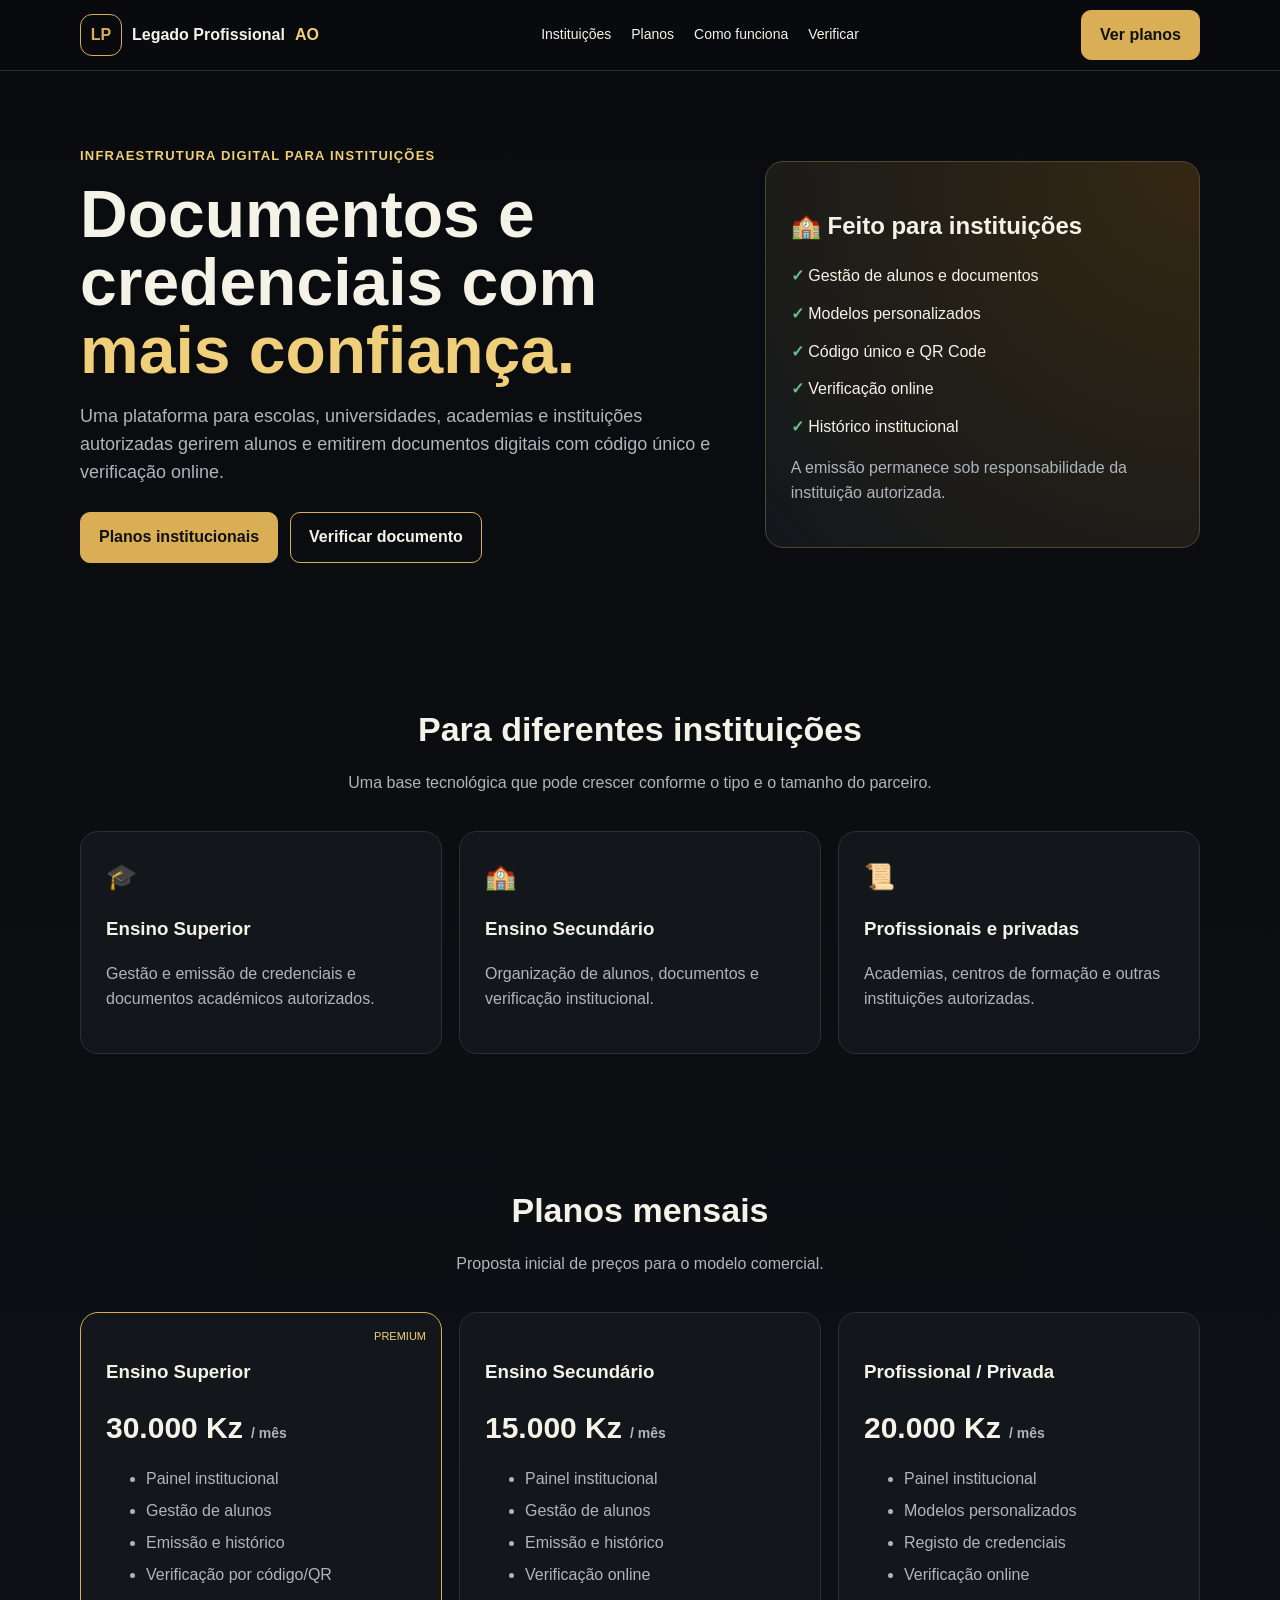
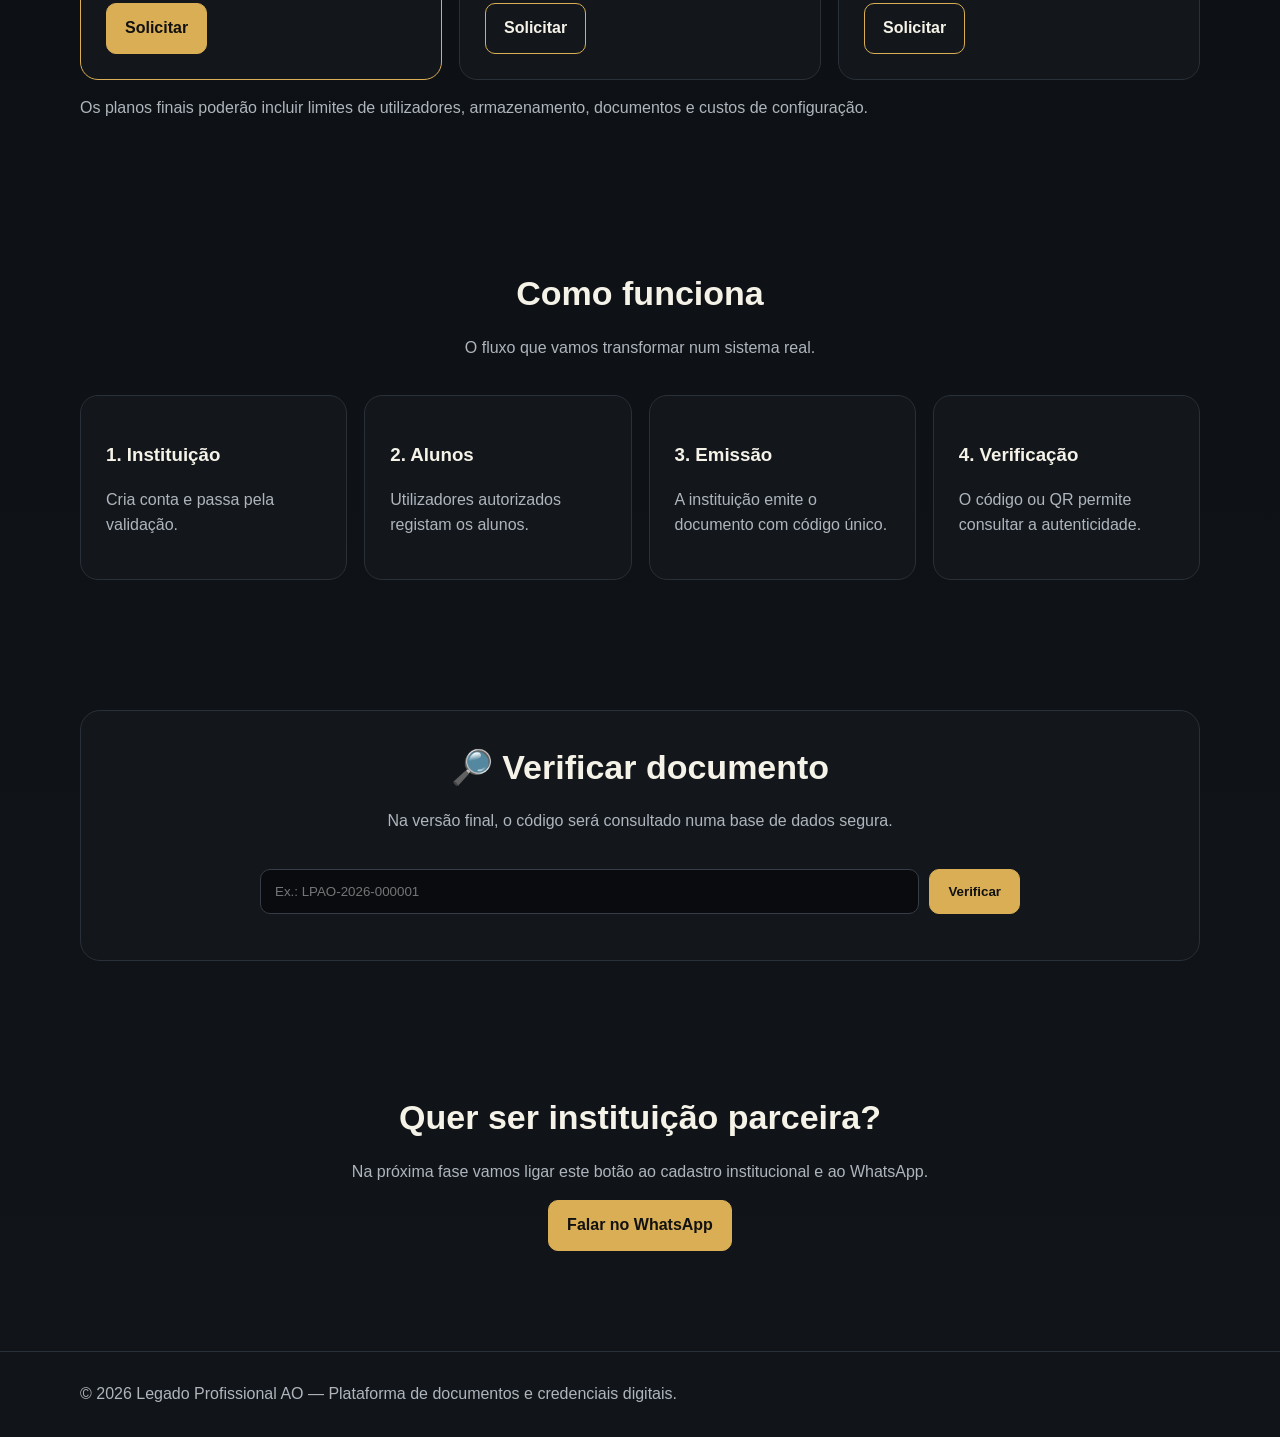
<file: index-legado-profissional-ao-v1.html>
<!doctype html>
<html lang="pt-AO">
<head>
<meta charset="utf-8">
<meta name="viewport" content="width=device-width,initial-scale=1">
<meta name="description" content="Legado Profissional AO — plataforma digital para instituições emitirem e verificarem documentos e credenciais.">
<title>Legado Profissional AO</title>
<link rel="icon" type="image/svg+xml" href="favicon.svg">
<style>
:root{--bg:#090b0e;--card:#13171c;--text:#f5f2e8;--muted:#aeb5bd;--gold:#d9ae55;--line:#2a3038}
*{box-sizing:border-box}html{scroll-behavior:smooth}body{margin:0;background:linear-gradient(#090b0e,#11151a);color:var(--text);font-family:Arial,sans-serif;line-height:1.55}a{text-decoration:none;color:inherit}.wrap{width:min(1120px,92%);margin:auto}
header{position:sticky;top:0;z-index:5;background:#090b0ef2;border-bottom:1px solid var(--line)}.nav{min-height:70px;display:flex;align-items:center;justify-content:space-between;gap:18px}.brand{font-weight:800;display:flex;align-items:center;gap:10px}.logo{width:42px;height:42px;border:1px solid var(--gold);border-radius:12px;display:grid;place-items:center;color:var(--gold);font-weight:900}nav{display:flex;gap:20px;font-size:14px}nav a:hover{color:#f0cf7a}
.btn{display:inline-block;padding:12px 18px;border-radius:10px;font-weight:800;border:1px solid var(--gold);cursor:pointer}.gold{background:var(--gold);color:#111}.dark{background:transparent}
.hero{padding:75px 0}.heroGrid{display:grid;grid-template-columns:1.2fr .8fr;gap:32px;align-items:center}.eyebrow{color:#f0cf7a;text-transform:uppercase;font-size:13px;font-weight:800;letter-spacing:1.2px}h1{font-size:clamp(38px,6vw,66px);line-height:1.03;margin:15px 0}h1 span{color:#f0cf7a}.lead{font-size:18px;color:var(--muted);max-width:700px}.actions{display:flex;gap:12px;flex-wrap:wrap;margin-top:25px}.heroCard,.card,.price{background:var(--card);border:1px solid var(--line);border-radius:18px;padding:25px}.heroCard{border-color:#51452d;background:radial-gradient(circle at top right,#342812,#13171c)}.check{margin:13px 0}.check b{color:#65c18c}
section{padding:65px 0}.title{text-align:center;max-width:760px;margin:0 auto 35px}.title h2{font-size:34px;margin:0 0 10px}.title p,.card p,.note{color:var(--muted)}.cards,.prices,.steps{display:grid;grid-template-columns:repeat(3,1fr);gap:17px}.steps{grid-template-columns:repeat(4,1fr)}.icon{font-size:25px;margin-bottom:10px}.price{position:relative}.featured{border-color:var(--gold)}.tag{position:absolute;right:15px;top:15px;color:#f0cf7a;font-size:11px}.amount{font-size:30px;font-weight:900;margin:12px 0}.amount small{font-size:14px;color:var(--muted)}li{margin:7px 0;color:var(--muted)}.verify{background:var(--card);border:1px solid var(--line);border-radius:20px;padding:30px}.form{display:flex;gap:10px;max-width:760px;margin:auto}input{flex:1;padding:14px;border-radius:10px;border:1px solid #363d46;background:#090b0e;color:white}footer{border-top:1px solid var(--line);padding:30px 0;color:var(--muted)}
@media(max-width:850px){nav{display:none}.heroGrid,.cards,.prices,.steps{grid-template-columns:1fr}.hero{padding:50px 0}.form{flex-direction:column}.btn{width:100%;text-align:center}}
</style>
</head>
<body>
<header><div class="wrap nav">
<a class="brand" href="#inicio"><span class="logo">LP</span>Legado Profissional <span style="color:#f0cf7a">AO</span></a>
<nav><a href="#instituicoes">Instituições</a><a href="#planos">Planos</a><a href="#funciona">Como funciona</a><a href="#verificar">Verificar</a></nav>
<a class="btn gold" href="#planos">Ver planos</a>
</div></header>

<main id="inicio">
<section class="hero"><div class="wrap heroGrid"><div>
<div class="eyebrow">Infraestrutura digital para instituições</div>
<h1>Documentos e credenciais com <span>mais confiança.</span></h1>
<p class="lead">Uma plataforma para escolas, universidades, academias e instituições autorizadas gerirem alunos e emitirem documentos digitais com código único e verificação online.</p>
<div class="actions"><a class="btn gold" href="#planos">Planos institucionais</a><a class="btn dark" href="#verificar">Verificar documento</a></div>
</div>
<div class="heroCard"><h2>🏫 Feito para instituições</h2><div class="check"><b>✓</b> Gestão de alunos e documentos</div><div class="check"><b>✓</b> Modelos personalizados</div><div class="check"><b>✓</b> Código único e QR Code</div><div class="check"><b>✓</b> Verificação online</div><div class="check"><b>✓</b> Histórico institucional</div><p class="note">A emissão permanece sob responsabilidade da instituição autorizada.</p></div>
</div></section>

<section id="instituicoes"><div class="wrap"><div class="title"><h2>Para diferentes instituições</h2><p>Uma base tecnológica que pode crescer conforme o tipo e o tamanho do parceiro.</p></div>
<div class="cards"><article class="card"><div class="icon">🎓</div><h3>Ensino Superior</h3><p>Gestão e emissão de credenciais e documentos académicos autorizados.</p></article>
<article class="card"><div class="icon">🏫</div><h3>Ensino Secundário</h3><p>Organização de alunos, documentos e verificação institucional.</p></article>
<article class="card"><div class="icon">📜</div><h3>Profissionais e privadas</h3><p>Academias, centros de formação e outras instituições autorizadas.</p></article></div></div></section>

<section id="planos"><div class="wrap"><div class="title"><h2>Planos mensais</h2><p>Proposta inicial de preços para o modelo comercial.</p></div>
<div class="prices">
<article class="price featured"><span class="tag">PREMIUM</span><h3>Ensino Superior</h3><div class="amount">30.000 Kz <small>/ mês</small></div><ul><li>Painel institucional</li><li>Gestão de alunos</li><li>Emissão e histórico</li><li>Verificação por código/QR</li></ul><a class="btn gold" href="#contacto">Solicitar</a></article>
<article class="price"><h3>Ensino Secundário</h3><div class="amount">15.000 Kz <small>/ mês</small></div><ul><li>Painel institucional</li><li>Gestão de alunos</li><li>Emissão e histórico</li><li>Verificação online</li></ul><a class="btn dark" href="#contacto">Solicitar</a></article>
<article class="price"><h3>Profissional / Privada</h3><div class="amount">20.000 Kz <small>/ mês</small></div><ul><li>Painel institucional</li><li>Modelos personalizados</li><li>Registo de credenciais</li><li>Verificação online</li></ul><a class="btn dark" href="#contacto">Solicitar</a></article>
</div><p class="note">Os planos finais poderão incluir limites de utilizadores, armazenamento, documentos e custos de configuração.</p></div></section>

<section id="funciona"><div class="wrap"><div class="title"><h2>Como funciona</h2><p>O fluxo que vamos transformar num sistema real.</p></div>
<div class="steps"><article class="card"><h3>1. Instituição</h3><p>Cria conta e passa pela validação.</p></article><article class="card"><h3>2. Alunos</h3><p>Utilizadores autorizados registam os alunos.</p></article><article class="card"><h3>3. Emissão</h3><p>A instituição emite o documento com código único.</p></article><article class="card"><h3>4. Verificação</h3><p>O código ou QR permite consultar a autenticidade.</p></article></div></div></section>

<section id="verificar"><div class="wrap"><div class="verify"><div class="title"><h2>🔎 Verificar documento</h2><p>Na versão final, o código será consultado numa base de dados segura.</p></div><div class="form"><input id="codigo" placeholder="Ex.: LPAO-2026-000001"><button class="btn gold" id="verificarBtn">Verificar</button></div><p class="note" id="resultado" style="text-align:center"></p></div></div></section>

<section id="contacto"><div class="wrap"><div class="title"><h2>Quer ser instituição parceira?</h2><p>Na próxima fase vamos ligar este botão ao cadastro institucional e ao WhatsApp.</p><a class="btn gold" href="https://wa.me/244946824622?text=Olá!%20Quero%20saber%20como%20a%20minha%20instituição%20pode%20ser%20parceira%20do%20Legado%20Profissional%20AO.">Falar no WhatsApp</a></div></div></section>
</main>

<footer><div class="wrap">© <span id="ano"></span> Legado Profissional AO — Plataforma de documentos e credenciais digitais.</div></footer>
<script>
document.getElementById("ano").textContent=new Date().getFullYear();
document.getElementById("verificarBtn").onclick=()=>{const c=document.getElementById("codigo").value.trim();document.getElementById("resultado").textContent=c?"Demonstração: a verificação real será ligada à base de dados segura na próxima fase.":"Introduza o código do documento.";};
</script>
</body></html>
</file>
